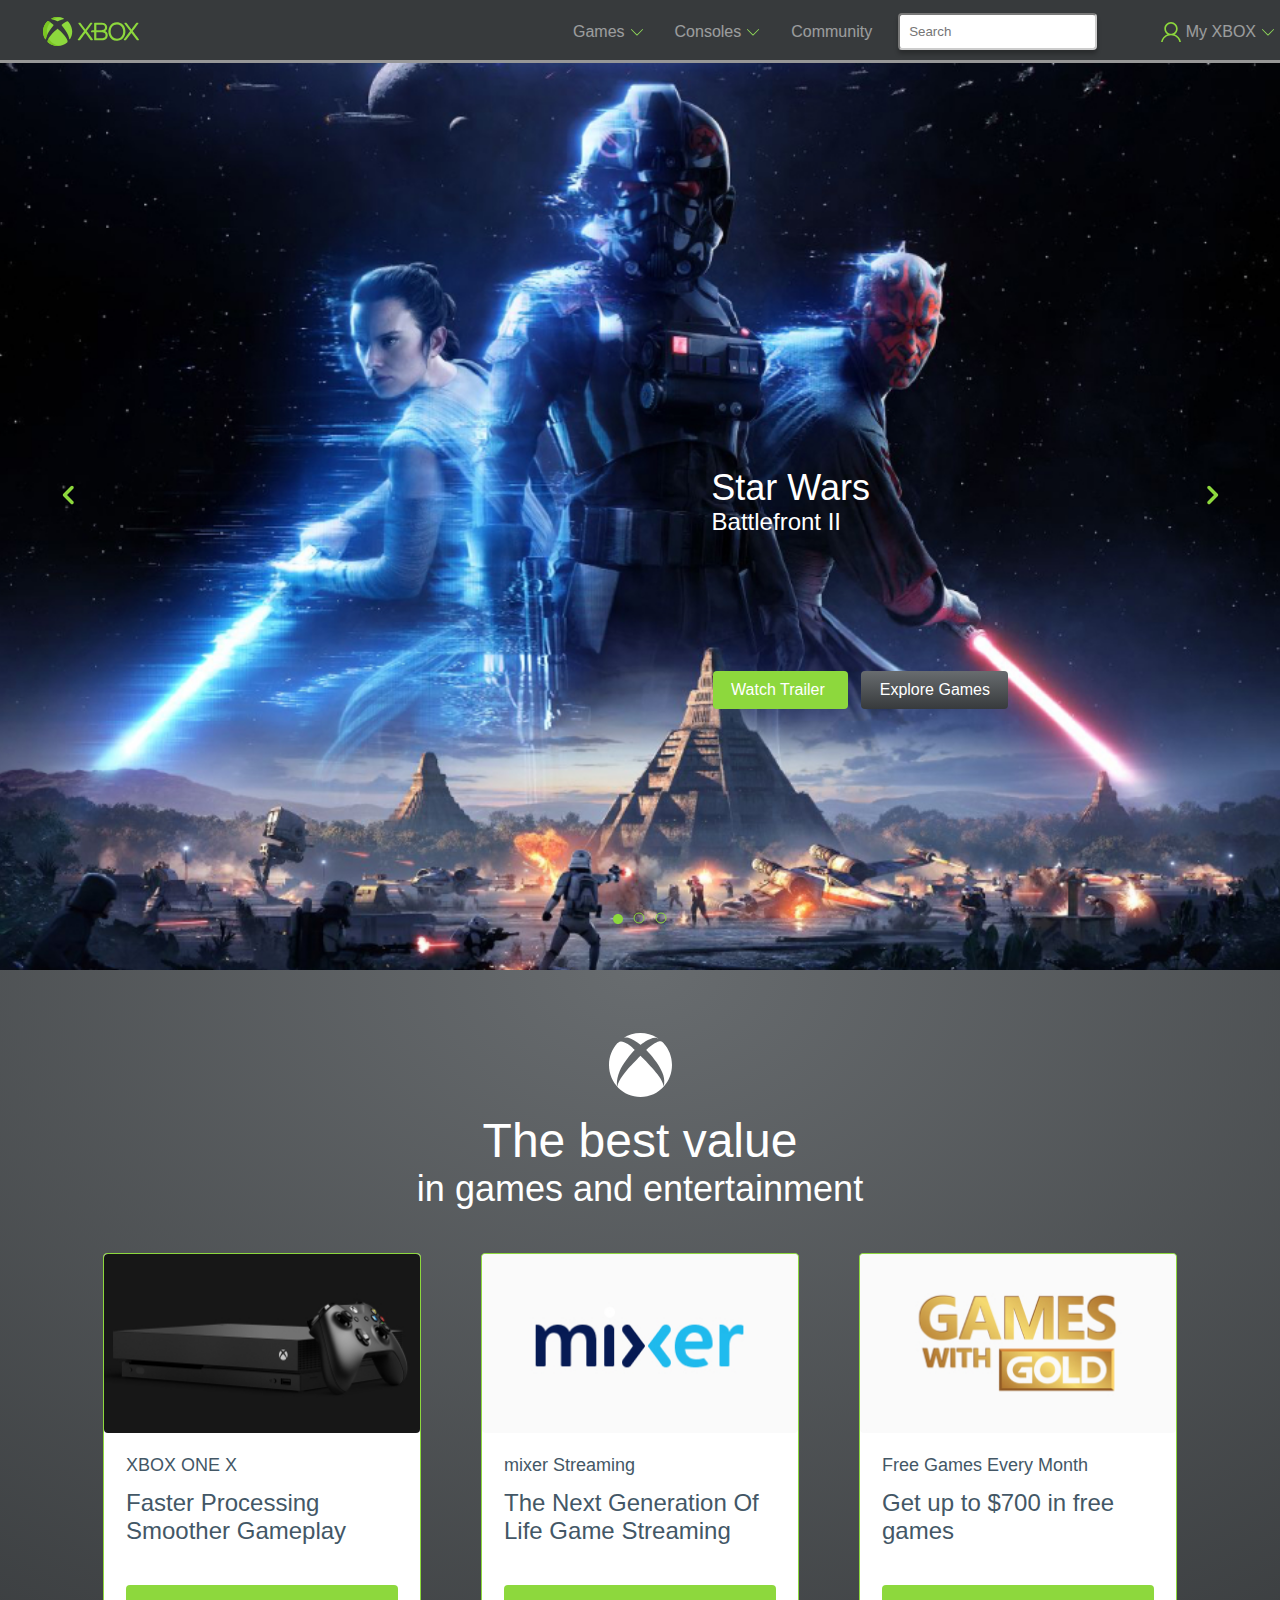
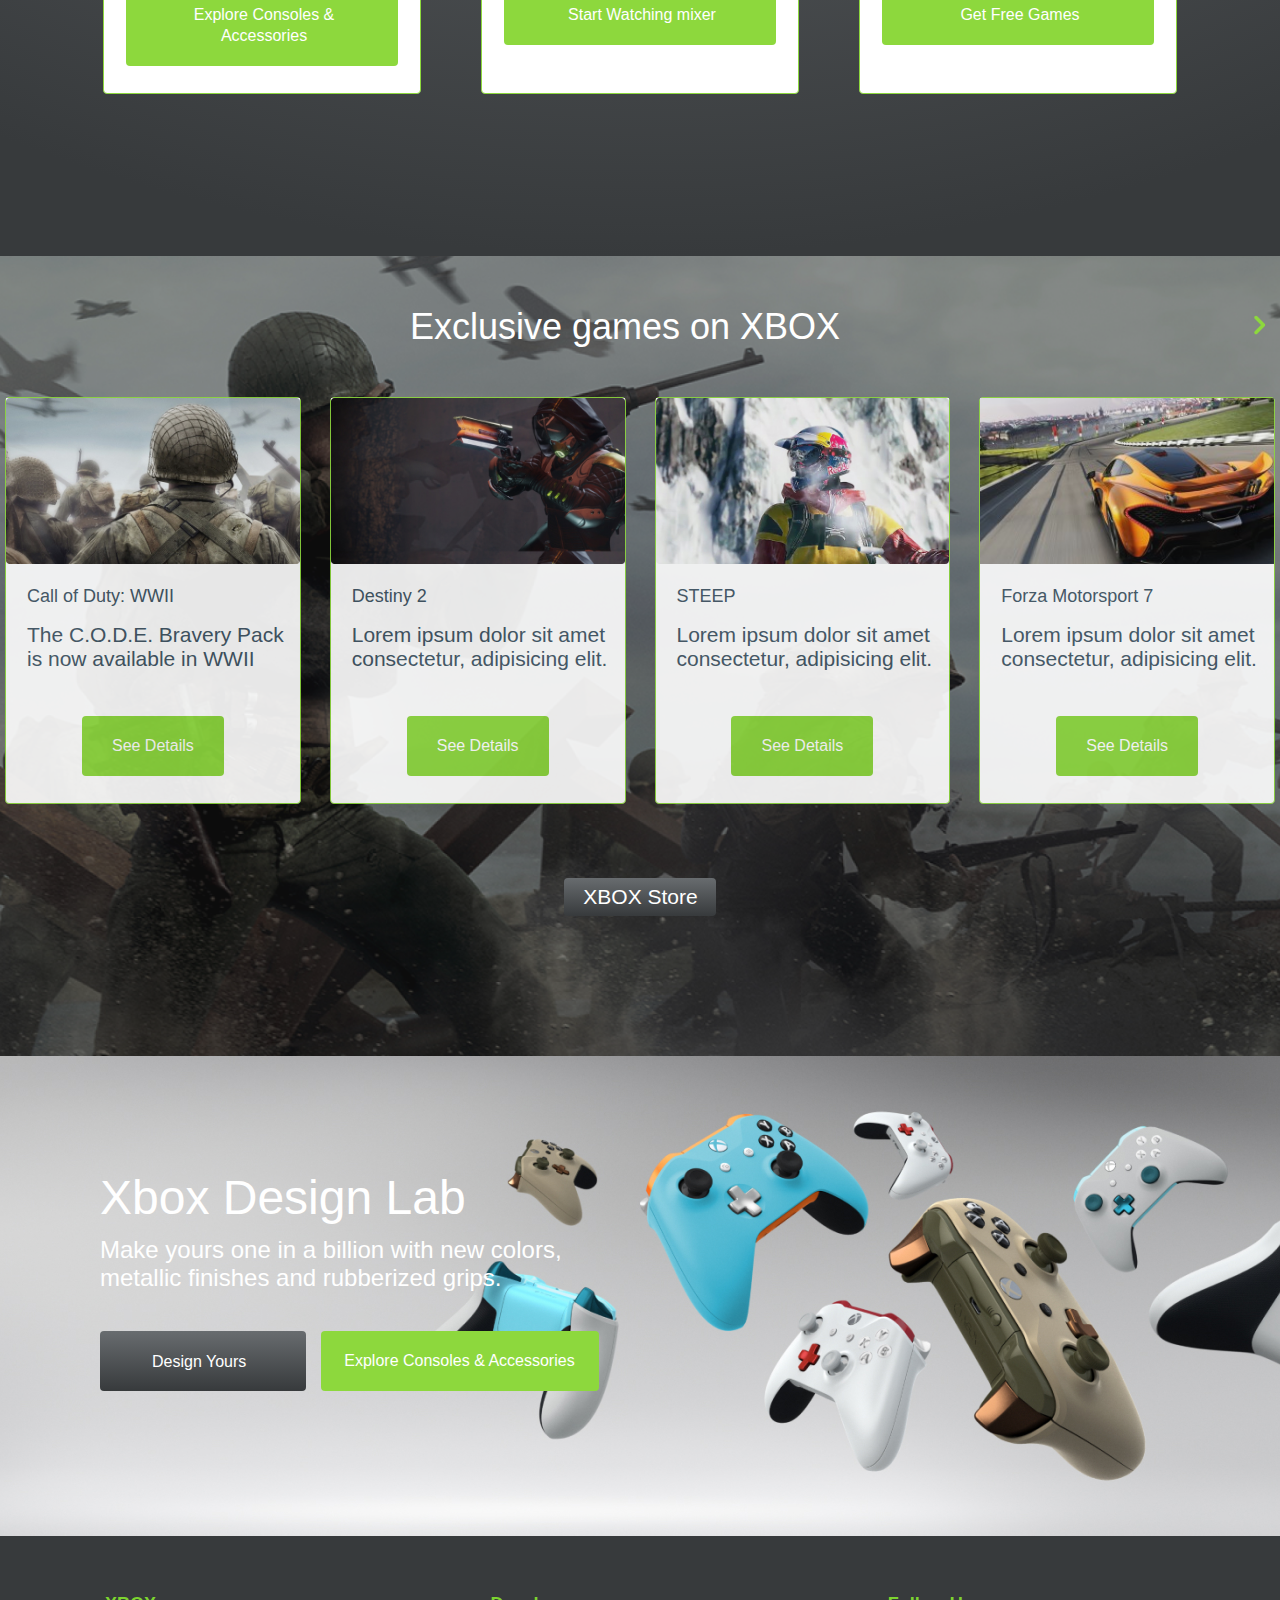
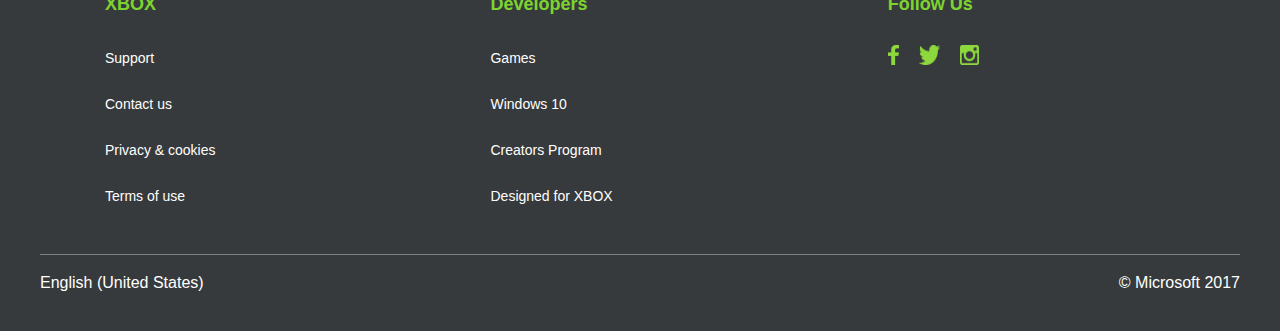
<file: index.html>
<!DOCTYPE html>
<html lang="en">
  <head>
    <meta charset="UTF-8" />
    <meta http-equiv="X-UA-Compatible" content="IE=edge" />
    <meta name="viewport" content="width=device-width, initial-scale=1.0" />
    <title>Xbox</title>
    <link rel="stylesheet" href="css/reset.css" />
    <link rel="stylesheet" href="css/style.css" />
  </head>
  <body>
    <header class="header">
      <div class="container">
        <nav class="nav">
          <img src="image/logo.svg" alt="logo" class="logo" />
          <ul class="list">
            <li class="list-item">
              <p class="list-item-text">Games</p>
              <button class="arrow-btn">
                <img src="image/down-ar.svg" alt="arrow" class="arrow" />
              </button>
            </li>
            <li class="list-item">
              <p class="list-item-text">Consoles</p>
              <button class="arrow-btn">
                <img src="image/down-ar.svg" alt="arrow" class="arrow" />
              </button>
            </li>
            <li class="list-item search">
              <a href="" class="list-item-link">Community</a>
            </li>
            <li class="list-item">
              <form class="form">
                <input
                  type="text"
                  name="text"
                  class="input-item"
                  placeholder="Search"
                />
              </form>
            </li>
          </ul>
          <div class="user-box">
            <img src="image/user.svg" alt="user-icon" class="user-img" />
            <p class="user-text">My XBOX</p>
            <button class="arrow-btn">
              <img src="image/down-ar.svg" alt="arrow" class="arrow" />
            </button>
          </div>
        </nav>
      </div>
    </header>
    <main class="main">
      <section class="poster">
        <div class="container">
          <button class="arrow-btn">
            <img src="image/b-ar.svg" alt="left-arrow" class="b-arrow" />
          </button>
          <div class="game-poster">
            <h2 class="game-title">Star Wars</h2>
            <p class="game-part">Battlefront II</p>
            <div class="game-btns">
              <button class="trailer-btn">Watch Trailer</button>
              <button class="explore-btn">Explore Games</button>
            </div>
            <ul class="page">
              <il class="number-page"
                ><img src="image/point.svg" alt="point"
              /></il>
              <il class="number-page"
                ><img src="image/circle.svg" alt="circle"
              /></il>
              <il class="number-page"
                ><img src="image/circle.svg" alt="circle"
              /></il>
            </ul>
          </div>
          <button class="arrow-btn">
            <img src="image/c-ar.svg" alt="right-arrow" class="b-arrow" />
          </button>
        </div>
      </section>
      <section class="new">
        <div class="container">
          <img src="image/logo-s.svg" alt="" class="logo-s" />
          <p class="new-title">The best value</p>
          <p class="new-text">in games and entertainment</p>
          <div class="acces">
            <div class="acces-item">
              <img src="image/xbox-one-x.jpg" alt="" class="item-img" />
              <p class="item-title">XBOX ONE X</p>
              <p class="item-text">Faster Processing Smoother Gameplay</p>
              <button class="item-btn">Explore Consoles & Accessories</button>
            </div>
            <div class="acces-item">
              <img src="image/mixer.jpg" alt="" class="item-img" />
              <p class="item-title">mixer Streaming</p>
              <p class="item-text">
                The Next Generation Of Life Game Streaming
              </p>
              <button class="item-btn">Start Watching mixer</button>
            </div>
            <div class="acces-item">
              <img src="image/gold.jpg" alt="" class="item-img" />
              <p class="item-title">Free Games Every Month</p>
              <p class="item-text">Get up to $700 in free games</p>
              <button class="item-btn">Get Free Games</button>
            </div>
          </div>
        </div>
      </section>
      <section class="games">
        <div class="on-color">
          <div class="container">
            <div class="top">
              <h2 class="game-sec-title">Exclusive games on XBOX</h2>
              <button class="arrow-btn">
                <img src="image/c-ar.svg" alt="right-arrow" class="b-arrow" />
              </button>
            </div>
            <ul class="game-list">
              <li class="game-item">
                <img src="image/game-1.jpg" alt="" class="game-item-img" />
                <p class="game-item-title">Call of Duty: WWII</p>
                <p class="game-item-text">
                  The C.O.D.E. Bravery Pack is now available in WWII
                </p>
                <form
                  class="btn-link"
                  action="call_of_duty.html"
                  target="_blank"
                >
                  <button class="game-item-btn">See Details</button>
                </form>
              </li>
              <li class="game-item">
                <img src="image/game-2.jpg" alt="" class="game-item-img" />
                <p class="game-item-title">Destiny 2</p>
                <p class="game-item-text">
                  Lorem ipsum dolor sit amet consectetur, adipisicing elit.
                </p>
                <form class="btn-link" action="#" target="_blank">
                  <button class="game-item-btn">See Details</button>
                </form>
              </li>
              <li class="game-item">
                <img src="image/game-3.jpg" alt="" class="game-item-img" />
                <p class="game-item-title">STEEP</p>
                <p class="game-item-text">
                  Lorem ipsum dolor sit amet consectetur, adipisicing elit.
                </p>
                <form class="btn-link" action="#" target="_blank">
                  <button class="game-item-btn">See Details</button>
                </form>
              </li>
              <li class="game-item">
                <img src="image/game-4.jpg" alt="" class="game-item-img" />
                <p class="game-item-title">Forza Motorsport 7</p>
                <p class="game-item-text">
                  Lorem ipsum dolor sit amet consectetur, adipisicing elit.
                </p>
                <form class="btn-link" action="#" target="_blank">
                  <button class="game-item-btn">See Details</button>
                </form>
              </li>
            </ul>
            <button class="game-store-btn">XBOX Store</button>
          </div>
        </div>
      </section>
      <section class="design">
        <div class="container">
          <h2 class="design-title">Xbox Design Lab</h2>
          <p class="design-text">
            Make yours one in a billion with new colors, metallic finishes and
            rubberized grips.
          </p>
          <div class="design-btn">
            <button class="design-1-btn">Design Yours</button>
            <button class="design-2-btn">Explore Consoles & Accessories</button>
          </div>
        </div>
      </section>
    </main>
    <footer class="footer">
      <div class="container">
        <div class="links">
          <ul class="link-col">
            <li class="link-item"><p>XBOX</p></li>
            <li class="link-item"><a href="#" class="a-item">Support</a></li>
            <li class="link-item">
              <a href="#" class="a-item">Contact us</a>
            </li>
            <li class="link-item">
              <a href="#" class="a-item">Privacy & cookies</a>
            </li>
            <li class="link-item">
              <a href="#" class="a-item">Terms of use</a>
            </li>
          </ul>
          <ul class="link-col">
            <li class="link-item"><p>Developers</p></li>
            <li class="link-item"><a href="#" class="a-item">Games</a></li>
            <li class="link-item">
              <a href="#" class="a-item">Windows 10</a>
            </li>
            <li class="link-item">
              <a href="#" class="a-item">Creators Program</a>
            </li>
            <li class="link-item">
              <a href="#" class="a-item">Designed for XBOX</a>
            </li>
          </ul>
          <ul class="social">
            <li class="social-item"><p>Follow Us</p></li>
            <li class="social-item">
              <img src="image/face.png" alt="" />
              <img src="image/twi.png" alt="" />
              <img src="image/inst.png" alt="" />
            </li>
          </ul>
        </div>
        <div class="bottom">
          <p class="footer-bot">English (United States)</p>
          <p class="footer-bot">© Microsoft 2017</p>
        </div>
      </div>
    </footer>
  </body>
</html>
</file>
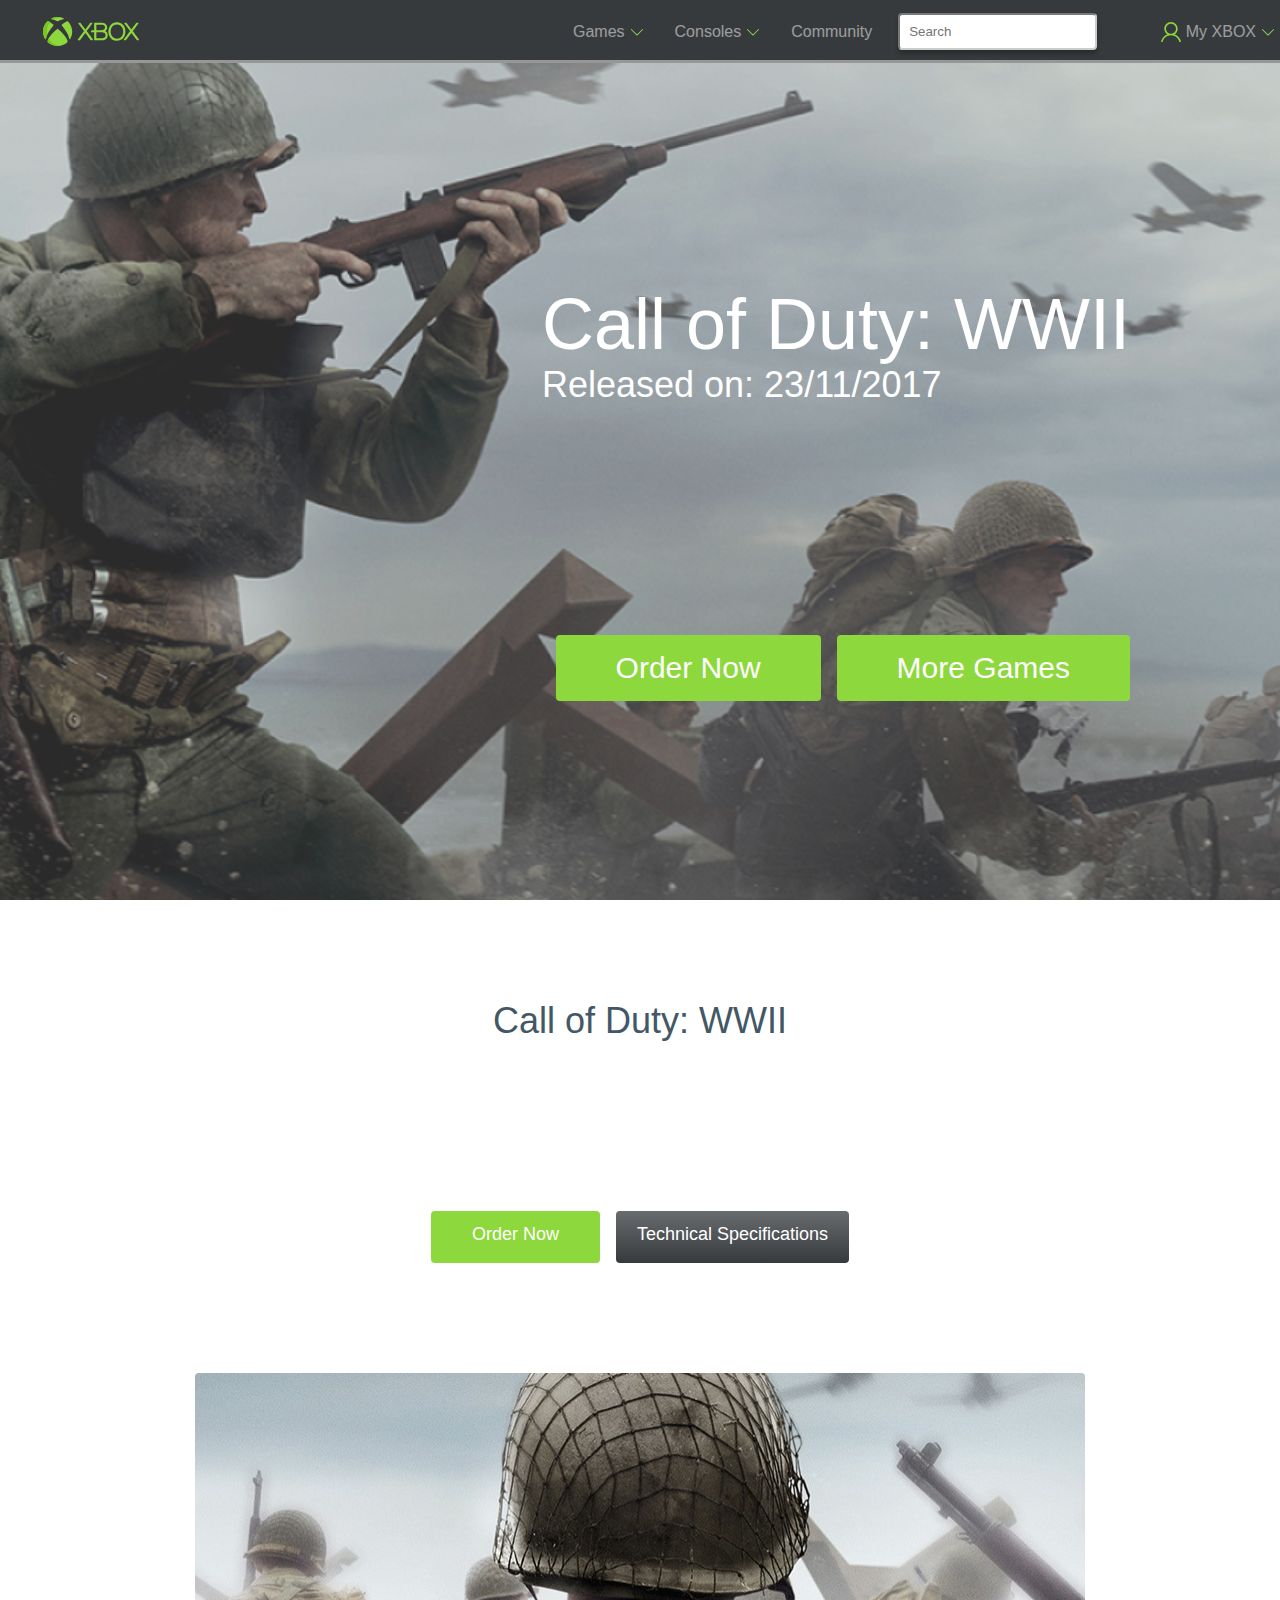
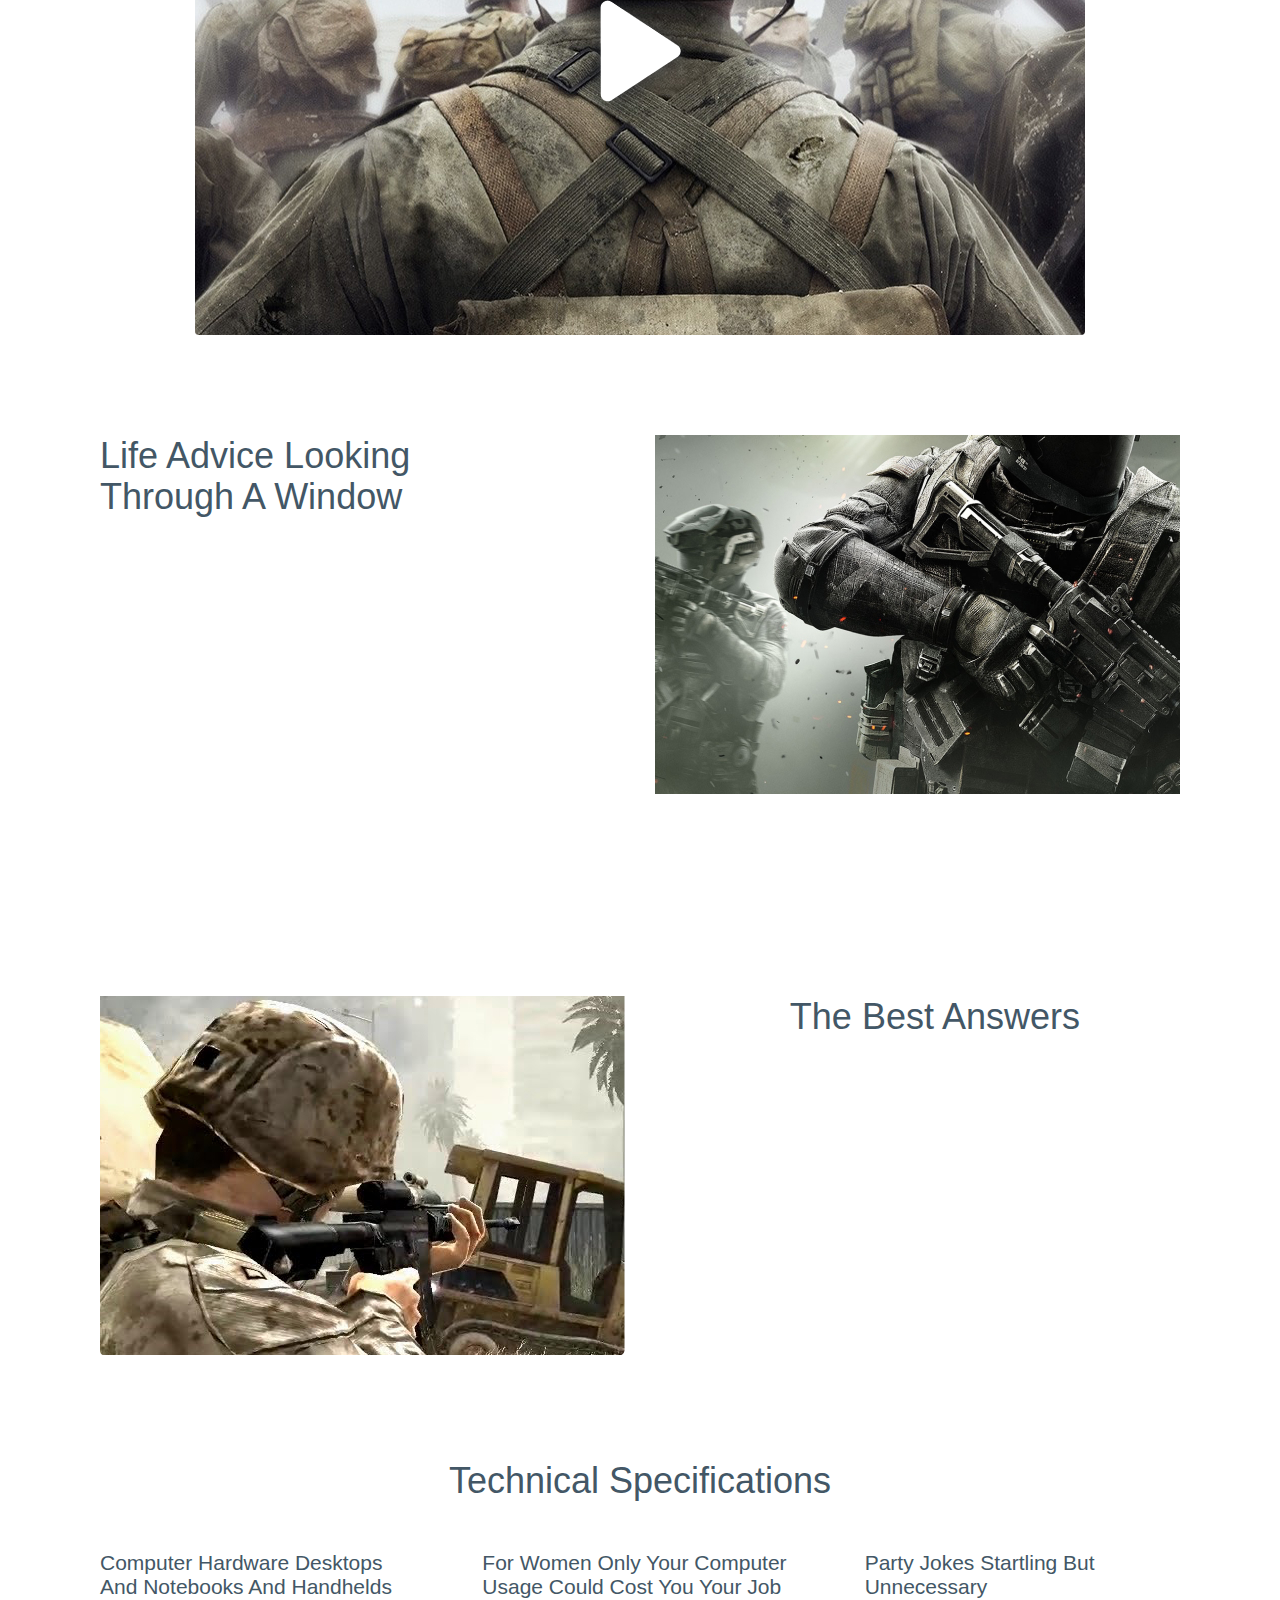
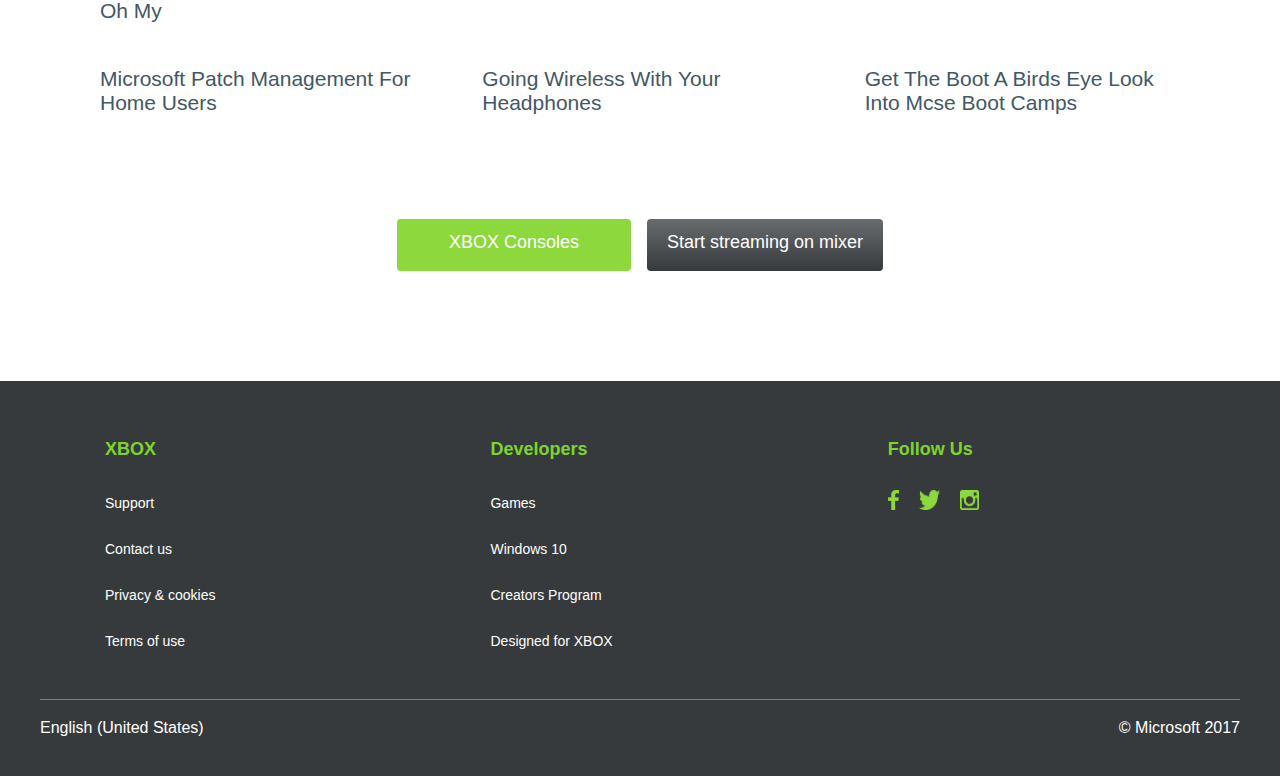
<file: call_of_duty.html>
<!DOCTYPE html>
<html lang="en">
  <head>
    <meta charset="UTF-8" />
    <meta http-equiv="X-UA-Compatible" content="IE=edge" />
    <meta name="viewport" content="width=device-width, initial-scale=1.0" />
    <title>Call of Duty II</title>
    <link rel="stylesheet" href="css/reset.css" />
    <link rel="stylesheet" href="css/style-call.css" />
  </head>
  <body>
    <header class="header">
      <div class="container">
        <nav class="nav">
          <img src="image/logo.svg" alt="logo" class="logo" />
          <ul class="list">
            <li class="list-item">
              <p class="list-item-text">Games</p>
              <button class="arrow-btn">
                <img src="image/down-ar.svg" alt="arrow" class="arrow" />
              </button>
            </li>
            <li class="list-item">
              <p class="list-item-text">Consoles</p>
              <button class="arrow-btn">
                <img src="image/down-ar.svg" alt="arrow" class="arrow" />
              </button>
            </li>
            <li class="list-item search">
              <a href="" class="list-item-link">Community</a>
            </li>
            <li class="list-item">
              <form class="form">
                <input
                  type="text"
                  name="text"
                  class="input-item"
                  placeholder="Search"
                />
              </form>
            </li>
          </ul>
          <div class="user-box">
            <img src="image/user.svg" alt="user-icon" class="user-img" />
            <p class="user-text">My XBOX</p>
            <button class="arrow-btn">
              <img src="image/down-ar.svg" alt="arrow" class="arrow" />
            </button>
          </div>
        </nav>
      </div>
    </header>
    <main class="main">
      <section class="top">
        <div class="on-color">
          <div class="container">
            <div class="box-text">
              <h1 class="top-title">Call of Duty: WWII</h1>
              <p class="top-text">Released on: 23/11/2017</p>
            </div>
            <div class="box-btn">
              <button class="top-btn">Order Now</button>
              <button class="top-btn">More Games</button>
            </div>
          </div>
        </div>
      </section>
      <section class="video">
        <div class="container">
          <h1 class="video-title">Call of Duty: WWII</h1>
          <div class="box-btn">
            <button class="video-btn-1">Order Now</button>
            <button class="video-btn-2">Technical Specifications</button>
          </div>
          <button class="play-btn">
            <img src="image/play.png" alt="play" />
          </button>
        </div>
      </section>
      <div class="advice">
        <div class="container">
          <div class="advice-item">
            <p class="text-1">Life Advice Looking Through A Window</p>
            <img src="image/adv-1.jpg" alt="" />
          </div>
          <div class="advice-item">
            <img src="image/adv-2.jpg" alt="" />
            <p class="text-2">The Best Answers</p>
          </div>
        </div>
      </div>
      <section class="specif">
        <div class="container">
          <h2 class="specif-title">Technical Specifications</h2>
          <div class="specif-list">
            <p>Computer Hardware Desktops And Notebooks And Handhelds Oh My</p>
            <p>For Women Only Your Computer Usage Could Cost You Your Job</p>
            <p>Party Jokes Startling But Unnecessary</p>
            <p>Microsoft Patch Management For Home Users</p>
            <p>Going Wireless With Your Headphones</p>
            <p>Get The Boot A Birds Eye Look Into Mcse Boot Camps</p>
          </div>
          <div class="box-btn">
            <button class="specif-btn-1">XBOX Consoles</button>
            <button class="specif-btn-2">Start streaming on mixer</button>
          </div>
        </div>
      </section>
    </main>
    <footer class="footer">
      <div class="container">
        <div class="links">
          <ul class="link-col">
            <li class="link-item"><p>XBOX</p></li>
            <li class="link-item"><a href="#" class="a-item">Support</a></li>
            <li class="link-item">
              <a href="#" class="a-item">Contact us</a>
            </li>
            <li class="link-item">
              <a href="#" class="a-item">Privacy & cookies</a>
            </li>
            <li class="link-item">
              <a href="#" class="a-item">Terms of use</a>
            </li>
          </ul>
          <ul class="link-col">
            <li class="link-item"><p>Developers</p></li>
            <li class="link-item"><a href="#" class="a-item">Games</a></li>
            <li class="link-item">
              <a href="#" class="a-item">Windows 10</a>
            </li>
            <li class="link-item">
              <a href="#" class="a-item">Creators Program</a>
            </li>
            <li class="link-item">
              <a href="#" class="a-item">Designed for XBOX</a>
            </li>
          </ul>
          <ul class="social">
            <li class="social-item"><p>Follow Us</p></li>
            <li class="social-item">
              <img src="image/face.png" alt="" />
              <img src="image/twi.png" alt="" />
              <img src="image/inst.png" alt="" />
            </li>
          </ul>
        </div>
        <div class="bottom">
          <p class="footer-bot">English (United States)</p>
          <p class="footer-bot">© Microsoft 2017</p>
        </div>
      </div>
    </footer>
  </body>
</html>
</file>
<file: css/style.css>
@font-face {
  font-family: "Helvetica", sans-serif;
  src: url(../fonts/helvetica.woff2);
  font-style: normal;
  font-weight: 400;
}
@font-face {
  font-family: "Helvetica-bold", sans-serif;
  src: url(../fonts/helvetica-bold.woff2);
  font-style: normal;
  font-weight: 700;
}

html {
  box-sizing: border-box;
}

*,
*::before,
*::after {
  box-sizing: inherit;
}

a {
  color: inherit;
  text-decoration: none;
}

li {
  list-style: none;
}

img {
  max-width: 100%;
}
body {
  font-family: "Helvetica", sans-serif;
  font-weight: 400;
  font-size: 14px;
  line-height: 16px;
  color: #ffffff;
  min-width: 320px;
  overflow-x: hidden;
}
.container {
  max-width: 1080px;
  margin: 0 auto;
}
.header {
  background-color: #373a3c;
  border-bottom: 3px solid #979797;
}
.header .container {
  max-width: 1400px;
}
.nav {
  display: grid;
  grid-template-columns: 1fr 5fr 1fr;
  align-items: center;
  height: 60px; /* висота*/
  padding-top: 11px;
  padding-bottom: 8px;
}
.logo {
  display: flex;
  justify-self: center;
}
.list {
  display: flex;
  justify-content: flex-end;
  align-items: center;
  gap: 26px;
}
.list-item {
  display: flex;
  align-items: center;
  justify-content: space-around;
}
.list-item-text,
.user-text,
.list-item-link {
  font-size: 16px;
  opacity: 0.5;
}

.input-item {
  width: 100%;
  border-color: #cccccc;
  padding: 9px;
  border-radius: 4px;
  box-shadow: 0px 4px 4px rgba(0, 0, 0, 0.25);
}
.form-input::placeholder {
  font-family: "Helvetica";
  font-style: normal;
  font-weight: 400;
  font-size: 16px;
  line-height: 21px;
  opacity: 0.4;
  color: #435766;
}
.user-box {
  display: flex;
  justify-content: flex-end;
  align-items: center;
}
.user-img {
  margin-right: 5px;
}
.arrow-btn {
  cursor: pointer;
  border: none;
  background-color: inherit;
}

.poster {
  min-height: calc(100vh - 63px);
  background-image: url(../image/starwar.jpg);
  background-repeat: no-repeat;
  background-size: cover;
  background-position: center bottom;
}
.poster .container {
  max-width: 1400px;
  margin: 0 auto;
  display: grid;
  grid-template-columns: 135px auto 135px;
  padding-bottom: 43px;
}

.poster .arrow-btn {
  display: flex;
  flex-direction: column;
  justify-content: center;
  align-items: center;
}
.game-poster {
  display: flex;
  flex-direction: column;
  align-items: end;
}
.game-title {
  font-weight: 400;
  font-size: 36px;
  line-height: 41px;
  padding-top: 40%;
  margin-right: 275px;
}
.game-part {
  font-size: 24px;
  line-height: 28px;
  margin-bottom: 135px;
  margin-right: 304px;
}
.game-btns {
  display: flex;
  gap: 13px;
  margin-right: 137px;
}
.trailer-btn {
  cursor: pointer;
  font-size: 16px;
  line-height: 21px;
  color: #ffffff;
  border: none;
  background-color: #8dd83d;
  border-radius: 4px;
  padding: 8px 23px 9px 18px;
}
.explore-btn {
  cursor: pointer;
  font-size: 16px;
  line-height: 21px;
  color: #ffffff;
  border: none;
  background: linear-gradient(180deg, #686c6f 0%, #373a3c 100%);
  border-radius: 4px;
  padding: 8px 18px 9px 19px;
}
.page {
  margin-top: 20%;
  align-self: center;
  display: flex;
  gap: 10px;
}
.new {
  background: radial-gradient(100% 100% at 50% 0%, #686c6f 0%, #373a3c 100%);
}
.new .container {
  display: flex;
  flex-direction: column;
  align-items: center;
  padding-top: 63px;
  padding-bottom: 162px;
}

.new-title {
  font-size: 48px;
  line-height: 55px;
  margin: 16px auto 0;
}
.new-text {
  font-size: 36px;
  line-height: 41px;
  margin: 0 auto 44px;
}
.acces {
  display: grid;
  grid-template-columns: repeat(3, 318px);
  gap: 60px;
}
.acces-item {
  background-color: #ffffff;
  display: flex;
  flex-direction: column;
  align-items: start;
  border: 1px solid #8dd83d;
  border-radius: 4px;
}
.item-img {
  max-width: 100%;
  border-radius: 4px;
  margin: 0;
  padding: 0;
}
.item-title {
  font-size: 18px;
  line-height: 21px;
  color: #435766;
  margin: 22px auto 13px 22px;
}
.item-text {
  font-size: 24px;
  line-height: 28px;
  color: #435766;
  margin: 0 auto 40px 22px;
}
.item-btn,
.game-item-btn {
  align-self: stretch;
  cursor: pointer;
  font-size: 16px;
  line-height: 21px;
  color: #ffffff;
  border: none;
  background-color: #8dd83d;
  border-radius: 4px;
  padding: 19px 20px 20px 24px;
  margin: 0 22px 27px;
}
.games {
  background-image: url(../image/callda.jpg);
  background-repeat: no-repeat;
  background-size: cover;
  background-position: center bottom;
}
.on-color {
  background: rgba(23, 23, 23, 0.5);
  background-blend-mode: overlay;
}
.games .container {
  max-width: 1270px;
  display: flex;
  flex-direction: column;
  align-items: center;
}
.top {
  align-self: stretch;
  display: grid;
  grid-template-columns: auto 30px;
  margin-top: 50px;
  margin-bottom: 50px;
}
.game-sec-title {
  font-weight: 400;
  font-size: 36px;
  line-height: 41px;
  justify-self: center;
}

.game-list {
  display: grid;
  grid-template-columns: repeat(4, 1fr);
  gap: 29px;
  margin-bottom: 74px;
}
.game-item {
  background-color: #ffffff;
  opacity: 0.9;
  border: 1px solid #8dd83d;
  border-radius: 4px;
  display: flex;
  flex-direction: column;
  align-items: start;
}
.game-item-img {
  width: 100%;
  max-height: 166px;
}
.game-item-title {
  font-size: 18px;
  line-height: 21px;
  color: #435766;
  margin: 22px auto 16px 21px;
}
.game-item-text {
  color: #435766;
  font-size: 21px;
  line-height: 24px;
  margin: 0 auto 45px 21px;
}
.btn-link {
  align-self: center;
}
.game-item-btn {
  font-size: 16px;
  line-height: 21px;
  padding-left: 30px;
  padding-right: 30px;
}
.game-store-btn {
  font-size: 21px;
  line-height: 21px;
  cursor: pointer;
  color: #ffffff;
  border: none;
  background: linear-gradient(180deg, #686c6f 0%, #373a3c 100%);
  border-radius: 4px;
  padding: 8px 18px 9px 19px;
  margin-bottom: 140px;
}
.design {
  background-image: url(../image/control.jpg);
  background-repeat: no-repeat;
  background-size: cover;
  background-position: center bottom;
}
.design .container {
  display: flex;
  flex-direction: column;
  align-items: start;
}
.design-title {
  font-weight: 400;
  font-size: 48px;
  line-height: 55px;
  margin-top: 114px;
  margin-bottom: 11px;
}
.design-text {
  font-size: 24px;
  line-height: 28px;
  margin-bottom: 39px;
  margin-right: 540px;
}
.design-btn {
  display: flex;
  flex-direction: row;
  justify-content: space-between;
  align-items: center;
  gap: 15px;
  margin-bottom: 145px;
}
.design-1-btn {
  font-size: 16px;
  line-height: 21px;
  cursor: pointer;
  color: #ffffff;
  border: none;
  background: linear-gradient(180deg, #686c6f 0%, #373a3c 100%);
  border-radius: 4px;
  padding: 20px 60px 19px 52px;
}
.design-2-btn {
  cursor: pointer;
  font-size: 16px;
  line-height: 21px;
  color: #ffffff;
  border: none;
  background-color: #8dd83d;
  border-radius: 4px;
  padding: 19px 24px 20px 23px;
}
.footer {
  background-color: #373a3c;
}
.footer .container {
  max-width: 1200px;
}
.links {
  display: flex;
  flex-direction: row;
  align-items: flex-start;
  align-self: flex-start;
  padding-top: 58px;
  padding-bottom: 50px;
  padding-left: 65px;
  gap: 275px;
}
.link-col {
  display: flex;
  flex-direction: column;
  gap: 30px;
}
.social-item:nth-child(1) p,
.link-item:nth-child(1) p {
  font-weight: 700;
  font-size: 18px;
  line-height: 21px;
  color: #7dd42f;
  margin-bottom: 5px;
}

.a-item {
  font-size: 14px;
  line-height: 16px;
}

.social {
  display: flex;
  flex-direction: column;
  gap: 25px;
}
.social-item:nth-child(2) {
  display: flex;
  justify-content: space-between;
  gap: 20px;
}
.bottom {
  display: flex;
  justify-content: space-between;
  border-top: 1px solid rgba(256, 256, 256, 0.35);
  padding-top: 19px;
  padding-bottom: 39px;
}
.footer-bot {
  font-size: 16px;
  line-height: 18px;
}
@media (max-width: 1230px) {
  .bottom {
    padding-left: 10px;
    padding-right: 10px;
  }
}
@media (max-width: 1100px) {
  .game-poster {
    align-items: start;
  }
  .acces {
    gap: 20px;
    margin: 0 10px 0;
  }
  .item-btn {
    padding: 9px 2px 7px 2px;
  }
}
@media (max-width: 1100px) {
  .user-text {
    display: none;
  }
  .acces {
    grid-template-columns: 318px 318px;
  }
  .game-list {
    display: grid;
    grid-template-columns: repeat(2, 1fr);
    gap: 29px;
    margin: 0 40px 74px;
  }
  .game-item-img {
    max-height: none;
  }
  .game-store-btn {
    padding: 15px 100px;
  }
  .design .container {
    padding-left: 10px;
  }
  .links {
    gap: 240px;
  }
}

@media (max-width: 920px) {
  .input-item {
    margin-right: 10px;
  }
  .poster .container {
    grid-template-columns: 100px auto 100px;
  }
  .game-poster {
    align-items: center;
  }
  .game-title {
    font-size: 30px;
    line-height: 35px;
    padding-top: 65%;
    margin-right: 0;
  }
  .game-part {
    font-size: 20px;
    margin-bottom: 5px;
    margin-right: 0;
    margin-bottom: 10px;
  }
  .game-btns {
    align-self: center;
    margin-right: 0;
  }
  .poster .container {
    grid-template-columns: 100px auto 100px;
  }
  .game-store-btn {
    font-size: 18px;
  }
  .links {
    padding-left: 60px;
    gap: 150px;
  }
}
@media (max-width: 880px) {
  .design-text {
    margin-right: 380px;
  }
}
@media (max-width: 820px) {
  .nav {
    grid-template-columns: 1fr 1fr;
  }
  .logo {
    justify-self: start;
    padding-left: 30px;
  }
  .user-box {
    padding-right: 10px;
  }
  .list {
    display: none;
  }
  .user-text {
    display: inline-block;
  }
  .game-title {
    padding-top: 75%;
  }
  .design-text {
    margin-right: 320px;
  }
  .links {
    padding-left: 50px;
    gap: 100px;
  }
}
@media (max-width: 720px) {
  .game-title {
    padding-top: 60%;
  }
  .acces {
    grid-template-columns: 318px;
  }
  .new-title {
    font-size: 36px;
  }
  .new-text {
    font-size: 26px;
  }
  .game-store-btn {
    font-size: 16px;
    font-weight: 24px;
  }
  .design-text {
    font-size: 20px;
  }
  .links {
    padding-left: 35px;
    gap: 60px;
  }
}
@media (max-width: 620px) {
  .game-list {
    display: grid;
    grid-template-columns: 1fr;
    gap: 29px;
    margin: 0 80px 74px;
  }
  .arrow-btn {
    padding-left: 5px;
  }
  .design-title {
    font-size: 36px;
    line-height: 46px;
  }
  .design-text {
    font-size: 18px;
    margin-right: 220px;
  }
  .link-col {
    gap: 15px;
  }
}
@media (max-width: 568px) {
  .poster .container {
    grid-template-columns: 50px auto 50px;
  }
  .game-btns {
    flex-direction: column;
    gap: 10px;
    margin-right: 0;
  }
  .page {
    margin-top: 80%;
  }
  .game-sec-title {
    font-size: 26px;
    line-height: 30px;
  }
  .game-list {
    margin: 0 60px 74px;
  }
  .design .container {
    align-items: center;
  }
  .design-text {
    margin-right: 0;
    padding: 0 40px;
    text-align: center;
  }
  .design-btn {
    display: flex;
    flex-direction: column;
    justify-content: space-between;
    align-items: center;
    gap: 15px;
  }
  .links {
    flex-wrap: wrap;
    gap: 30px;
  }
}
@media (max-width: 420px) {
  .user-text {
    display: none;
  }
  .page {
    margin-top: 120%;
  }
  .game-list {
    margin: 0 35px 74px;
  }
  .game-sec-title {
    font-size: 22px;
    line-height: 26px;
  }
  .game-store-btn {
    padding: 15px 70px;
  }
}
</file>
<file: css/style-call.css>
@font-face {
  font-family: "Helvetica", sans-serif;
  src: url(../fonts/helvetica.woff2);
  font-style: normal;
  font-weight: 400;
}
@font-face {
  font-family: "Helvetica-bold", sans-serif;
  src: url(../fonts/helvetica-bold.woff2);
  font-style: normal;
  font-weight: 700;
}

html {
  box-sizing: border-box;
}

*,
*::before,
*::after {
  box-sizing: inherit;
}

a {
  color: inherit;
  text-decoration: none;
}

li {
  list-style: none;
}

img {
  max-width: 100%;
}
body {
  font-family: "Helvetica", sans-serif;
  font-weight: 400;
  font-size: 14px;
  line-height: 16px;
  color: #ffffff;
  min-width: 320px;
  overflow-x: hidden;
}
.container {
  max-width: 1080px;
  margin: 0 auto;
}
.header {
  background-color: #373a3c;
  border-bottom: 3px solid #979797;
}
.header .container {
  max-width: 1400px;
}
.nav {
  display: grid;
  grid-template-columns: 1fr 5fr 1fr;
  align-items: center;
  height: 60px; /* висота*/
  padding-top: 11px;
  padding-bottom: 8px;
}
.logo {
  display: flex;
  justify-self: center;
}
.list {
  display: flex;
  justify-content: flex-end;
  align-items: center;
  gap: 26px;
}
.list-item {
  display: flex;
  align-items: center;
  justify-content: space-around;
}
.list-item-text,
.user-text,
.list-item-link {
  font-size: 16px;
  opacity: 0.5;
}

.input-item {
  width: 100%;
  border-color: #cccccc;
  padding: 9px;
  border-radius: 4px;
  box-shadow: 0px 4px 4px rgba(0, 0, 0, 0.25);
}
.form-input::placeholder {
  font-family: "Helvetica";
  font-style: normal;
  font-weight: 400;
  font-size: 16px;
  line-height: 21px;
  opacity: 0.4;
  color: #435766;
}
.user-box {
  display: flex;
  justify-content: flex-end;
  align-items: center;
}
.user-img {
  margin-right: 5px;
}
.arrow-btn {
  cursor: pointer;
  border: none;
  background-color: inherit;
}
.top {
  min-height: calc(100vh - 63px);
  background-image: url(../image/cod.jpg);
  background-repeat: no-repeat;
  background-size: cover;
  background-position: center bottom;
}
.on-color {
  min-height: calc(100vh - 63px);
  background: rgba(119, 119, 119, 0.35);
  background-blend-mode: overlay;
}

.top .container {
  display: flex;
  flex-direction: column;
  align-items: flex-end;
  padding-right: 50px;
}
.box-text {
  display: flex;
  flex-direction: column;
  align-items: flex-start;
}
.top-title {
  font-weight: 400;
  font-size: 72px;
  line-height: 52px;
  padding-top: 40%;
  margin-bottom: 20px;
}
.top-text {
  font-size: 36px;
  line-height: 30px;
  margin-bottom: 40%;
}
.box-btn {
  display: flex;
  justify-content: space-beetween;

  margin-bottom: 240px;
  gap: 13px;
}
.top-btn {
  cursor: pointer;
  color: #ffffff;
  font-size: 30px;
  line-height: 26px;
  background: #8dd83d;
  border: none;
  border-radius: 4px;
  padding: 20px 60px;
}
.video .container {
  max-width: 890px;
  display: grid;
  grid-template-rows: auto auto auto;
}
.video-title {
  font-weight: 400;
  font-size: 36px;
  line-height: 41px;
  color: #435766;

  justify-self: center;
  margin-top: 100px;
  margin-bottom: 170px;
}
.box-btn {
  gap: 13px;

  justify-self: center;
  margin-bottom: 100px;
}
.video-btn-1 {
  cursor: pointer;
  color: #ffffff;
  font-size: 18px;
  line-height: 21px;
  background: #8dd83d;
  border: none;
  border-radius: 4px;
  padding: 13px 41px 18px;
}
.video-btn-2 {
  cursor: pointer;
  color: #ffffff;
  font-size: 18px;
  line-height: 21px;
  background: linear-gradient(180deg, #686c6f 0%, #373a3c 100%);
  border: none;
  border-radius: 4px;
  padding: 13px 21px 18px;
}
.play-btn {
  justify-self: center;
  border: none;
  border-radius: 4px;
  width: 890px;
  height: 562px;
  background-image: url(/image/video-img.jpg);
  background-repeat: no-repeat;
  background-position: center;

  margin-bottom: 100px;
}

.advice .container {
  display: flex;
  flex-direction: column;
  gap: 97px;
}
.advice-item {
  display: flex;
  justify-content: space-between;
  gap: 100px;
  margin-bottom: 105px;
}
.advice-item p {
  color: #435766;
  font-size: 36px;
  line-height: 41px;
}
.text-1 {
  padding-right: 40px;
}
.text-2 {
  margin-right: 100px;
}
.specif .container {
  display: flex;
  flex-direction: column;
  align-items: center;
}
.specif-title {
  font-weight: 400;
  font-size: 36px;
  line-height: 41px;
  color: #435766;
  margin-bottom: 50px;
}
.specif-list {
  display: grid;
  grid-template-columns: repeat(3, 1fr);
  grid-template-rows: repeat(2, 1fr);
  gap: 44px 67px;
  margin-bottom: 80px;
}
.specif-list p {
  font-size: 21px;
  line-height: 24px;
  color: #435766;
}
.box-btn {
  margin-bottom: 110px;
  gap: 16px;
}
.specif-btn-1 {
  cursor: pointer;
  color: #ffffff;
  font-size: 18px;
  line-height: 21px;
  background: #8dd83d;
  border: none;
  border-radius: 4px;
  padding: 13px 52px 18px;
  font-size: 18px;
  line-height: 21px;
}
.specif-btn-2 {
  cursor: pointer;
  color: #ffffff;
  font-size: 18px;
  line-height: 21px;
  background: linear-gradient(180deg, #686c6f 0%, #373a3c 100%);
  border: none;
  border-radius: 4px;
  padding: 13px 20px 18px;
}
.footer {
  background-color: #373a3c;
}
.footer .container {
  max-width: 1200px;
}
.links {
  display: flex;
  flex-direction: row;
  align-items: flex-start;
  align-self: flex-start;
  padding-top: 58px;
  padding-bottom: 50px;
  padding-left: 65px;
  gap: 275px;
}
.link-col {
  display: flex;
  flex-direction: column;
  gap: 30px;
}
.social-item:nth-child(1) p,
.link-item:nth-child(1) p {
  font-weight: 700;
  font-size: 18px;
  line-height: 21px;
  color: #7dd42f;
  margin-bottom: 5px;
}

.a-item {
  font-size: 14px;
  line-height: 16px;
}

.social {
  display: flex;
  flex-direction: column;
  gap: 25px;
}
.social-item:nth-child(2) {
  display: flex;
  justify-content: space-between;
  gap: 20px;
}
.bottom {
  display: flex;
  justify-content: space-between;
  border-top: 1px solid rgba(256, 256, 256, 0.35);
  padding-top: 19px;
  padding-bottom: 39px;
}
.footer-bot {
  font-size: 16px;
  line-height: 18px;
}

@media (max-width: 1230px) {
  .bottom {
    padding-left: 10px;
    padding-right: 10px;
  }
}

@media (max-width: 1100px) {
  .user-text {
    display: none;
  }

  .links {
    gap: 240px;
  }
}

@media (max-width: 1000px) {
  .advice .container {
    display: flex;
    flex-direction: column;
    gap: 20px;
    margin-right: 10px;
    margin-left: 10px;
  }
  .advice-item {
    flex-direction: column;
    gap: 10px;
    margin-bottom: 20px;
    align-items: center;
  }
  .advice-item p {
    text-align: center;
  }
  .text-1 {
    padding-right: 20px;
  }
  .text-2 {
    order: -1;
    margin-right: 50px;
  }
  .specif-list {
    display: grid;
    grid-template-columns: repeat(2, 1fr);
    grid-template-rows: repeat(3, 1fr);
  }
  .specif .container {
    margin-left: 20px;
    margin-right: 20px;
  }
}
@media (max-width: 920px) {
  .input-item {
    margin-right: 10px;
  }

  .links {
    padding-left: 60px;
    gap: 150px;
  }
  .top .container {
    align-items: center;
    padding-right: 0;
  }
  .top-title {
    font-size: 52px;
    line-height: 45px;
  }

  .top-text {
    font-size: 30px;
    line-height: 24px;
  }
  .box-btn {
    flex-direction: column;

    gap: 20px;
  }
  .top-btn {
    font-size: 30px;
    line-height: 26px;
    padding: 20px 100px;
  }
  .video.container {
    margin-left: 10px;
    margin-right: 10px;
  }
  .video-title {
    font-weight: 400;
    font-size: 36px;
    line-height: 41px;
    color: #435766;

    justify-self: center;
    margin-top: 100px;
    margin-bottom: 100px;
  }
  .box-btn {
    gap: 13px;

    justify-self: center;
    margin-bottom: 50px;
  }
  .video-btn-1 {
    font-size: 18px;
    line-height: 21px;
    padding: 13px 180px 18px;
  }

  .play-btn {
    width: 95%;
    height: 400px;
  }
}
@media (max-width: 820px) {
  .nav {
    grid-template-columns: 1fr 1fr;
  }
  .logo {
    justify-self: start;
    padding-left: 30px;
  }
  .user-box {
    padding-right: 10px;
  }
  .list {
    display: none;
  }
  .user-text {
    display: inline-block;
  }

  .links {
    padding-left: 50px;
    gap: 100px;
  }
}
@media (max-width: 720px) {
  .links {
    padding-left: 35px;
    gap: 60px;
  }
}
@media (max-width: 620px) {
  .link-col {
    gap: 15px;
  }
  .specif-title {
    font-size: 26px;
    line-height: 28px;
  }
  .specif-list {
    display: grid;
    grid-template-columns: repeat(1, 1fr);
    grid-template-rows: repeat(6, 1fr);
    gap: 20px;
  }
  .specif-btn-1 {
    padding: 13px 100px 18px;
  }
  .specif-list p {
    font-size: 18px;
    line-height: 20px;
  }
}
@media (max-width: 568px) {
  .links {
    flex-wrap: wrap;
    gap: 30px;
  }
  .top-title {
    font-size: 36px;
    line-height: 28px;
  }

  .top-text {
    font-size: 26px;
    line-height: 22px;
  }
  .advice-item p {
    font-size: 24px;
    line-height: 22px;
  }
}
@media (max-width: 480px) {
  .top .container {
    padding-top: 100px;
  }
  .top {
    background-image: url(../image/cod.jpg);
    background-repeat: no-repeat;
    background-size: cover;
    background-position: center bottom;
  }
  .on-color {
    background: rgba(119, 119, 119, 0.35);
    background-blend-mode: overlay;
  }
  .top-title {
    padding-top: 80%;
  }

  .top-text {
    font-size: 18px;
    line-height: 16px;
    margin-bottom: 80%;
  }
  .box-btn {
    flex-direction: column;

    gap: 20px;
  }
  .top-btn {
    font-size: 30px;
    line-height: 26px;
    padding: 20px 60px;
  }
  .top-title {
    font-size: 26px;
    line-height: 20px;
  }

  .top-text {
    font-size: 18px;
    line-height: 16px;
  }
  .box-btn {
    flex-direction: column;

    gap: 20px;
  }
  .top-btn {
    font-size: 30px;
    line-height: 26px;
    padding: 20px 60px;
  }
}
@media (max-width: 420px) {
  .user-text {
    display: none;
  }
  .box-btn {
    gap: 13px;

    justify-self: center;
    margin-bottom: 50px;
  }
  .video-btn-1 {
    font-size: 18px;
    line-height: 21px;
    padding: 13px 50px 18px;
  }
  .specif-btn-1 {
    padding: 13px 60px 18px;
  }
}
</file>
